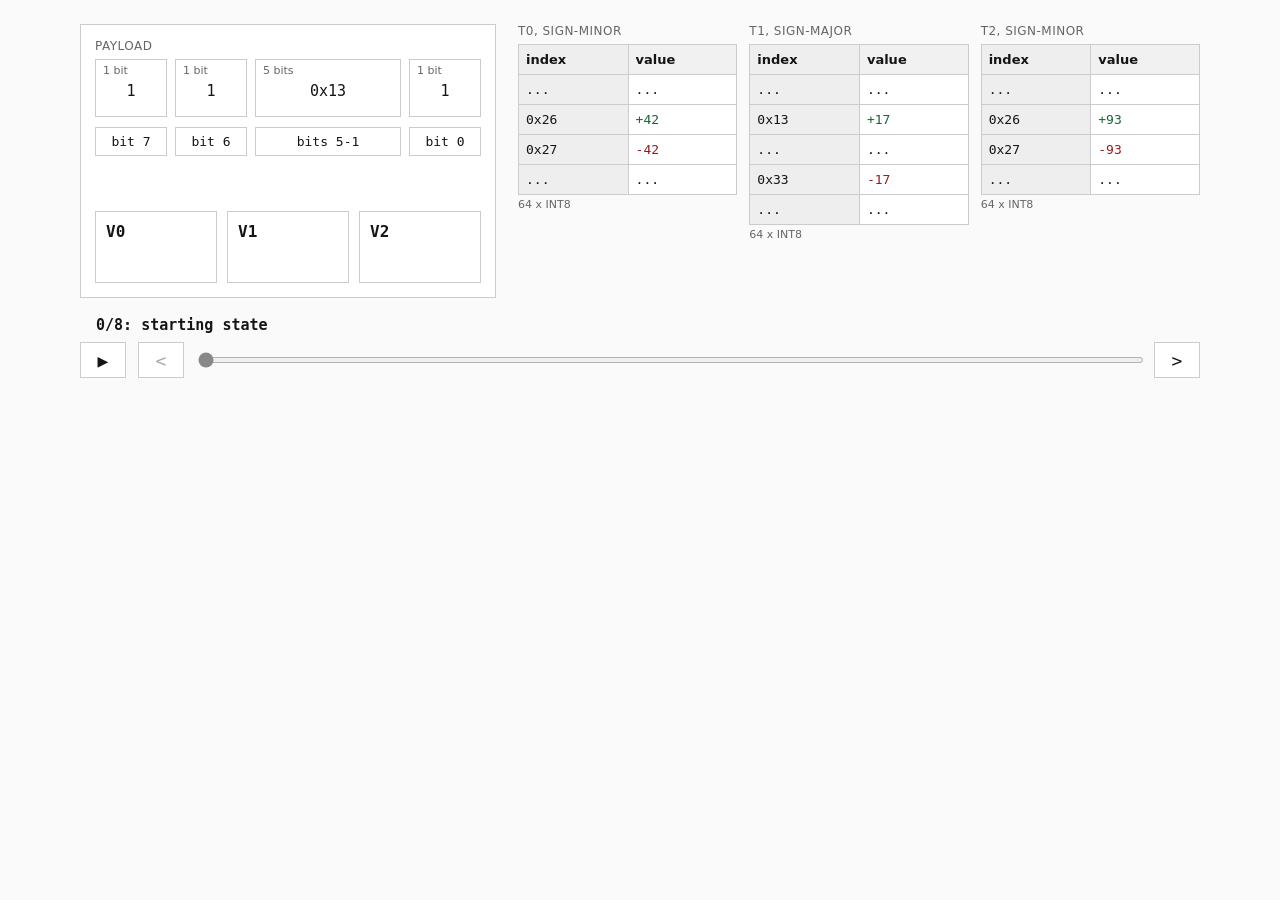
<file: 20260527-ReleaseMaterials/s3d8-decoding-animation.html>
<!doctype html>
<html lang="en">
<head>
  <meta charset="utf-8">
  <meta name="viewport" content="width=device-width, initial-scale=1">
  <title>S3D8 Decode</title>
  <style>
    :root {
      --bg: #fafafa;
      --fg: #151515;
      --muted: #666;
      --line: #ccc;
      --fill: #fff;
      --hot: #fff3bf;
      --index: #dbeafe;
      font-family: ui-sans-serif, system-ui, -apple-system, BlinkMacSystemFont, "Segoe UI", sans-serif;
    }

    * { box-sizing: border-box; }

    body {
      margin: 0;
      color: var(--fg);
      background: var(--bg);
    }

    main {
      width: min(1120px, calc(100vw - 32px));
      margin: 24px auto;
    }

    h1 {
      margin: 0 0 18px;
      font-size: 24px;
      font-weight: 650;
    }

    .stage {
      display: grid;
      grid-template-columns: max-content minmax(420px, 1fr);
      gap: 22px;
      align-items: start;
    }

    .panel {
      width: max-content;
      max-width: 100%;
      border: 1px solid var(--line);
      background: var(--fill);
      padding: 14px;
    }

    .panel.lookup {
      outline: 3px solid #777;
      outline-offset: 4px;
    }

    .payload {
      display: flex;
      gap: 8px;
      align-items: center;
      margin-bottom: 10px;
    }

    .box {
      position: relative;
      min-width: 72px;
      height: 58px;
      padding: 22px 10px 8px;
      border: 1px solid var(--line);
      background: var(--fill);
      text-align: center;
      font-family: ui-monospace, SFMono-Regular, Menlo, Consolas, monospace;
      font-size: 15px;
    }

    .wide { min-width: 146px; }
    .bits {
      position: absolute;
      top: 5px;
      left: 7px;
      color: var(--muted);
      font-family: ui-sans-serif, system-ui, sans-serif;
      font-size: 11px;
      line-height: 1;
    }

    .hot { background: var(--hot); border-color: #d6a400; }
    .payload-masked {
      opacity: 0.35;
      background: #eee;
    }
    .pos { color: #166534; }
    .neg { color: #991b1b; }

    .label {
      margin: 0 0 6px;
      color: var(--muted);
      font-size: 12px;
      text-transform: uppercase;
      letter-spacing: 0.04em;
    }

    .expr {
      margin: 0 0 18px;
      font-family: ui-monospace, SFMono-Regular, Menlo, Consolas, monospace;
      font-size: 15px;
    }

    .op-viz {
      width: max-content;
      margin: 0 0 18px;
      font-family: ui-monospace, SFMono-Regular, Menlo, Consolas, monospace;
      font-size: 13px;
    }

    .op-row,
    .op-under {
      display: grid;
      grid-template-columns: 72px 72px 146px 72px;
      gap: 8px;
    }

    .op-cell,
    .op-result {
      border: 1px solid var(--line);
      padding: 6px 8px;
      text-align: center;
      background: var(--fill);
    }

    .op-result {
      margin-top: 6px;
      min-height: 31px;
      visibility: hidden;
      background: var(--fill);
    }

    .op-cell.grey {
      opacity: 0.35;
      background: #eee;
    }

    .op-result.on {
      visibility: visible;
      background: var(--index);
      border-color: #80a8e8;
    }

    #decoded {
      display: grid;
      grid-template-columns: repeat(3, 1fr);
      gap: 10px;
      width: 386px;
      max-width: 100%;
    }

    .temp {
      min-width: 0;
      border: 1px solid var(--line);
      padding: 10px;
      min-height: 72px;
      background: var(--fill);
    }

    .temp.hot {
      background: var(--hot);
      border-color: #d6a400;
    }

    .temp strong,
    .row code,
    .expr code {
      font-family: ui-monospace, SFMono-Regular, Menlo, Consolas, monospace;
    }

    .temp strong {
      display: block;
      margin-bottom: 6px;
    }

    .value {
      color: var(--muted);
      font-family: ui-monospace, SFMono-Regular, Menlo, Consolas, monospace;
    }

    .tables {
      display: grid;
      grid-template-columns: repeat(3, minmax(0, 1fr));
      gap: 12px;
      align-items: start;
    }

    .table-wrap {
      display: grid;
      gap: 4px;
    }

    .table-size {
      color: var(--muted);
      font-size: 11px;
      line-height: 1;
    }

    table {
      width: 100%;
      border-collapse: collapse;
      font-size: 13px;
      background: var(--fill);
    }

    .table-wrap.lookup {
      outline: 3px solid #777;
      outline-offset: 4px;
    }

    caption {
      padding-bottom: 6px;
      text-align: left;
      color: var(--muted);
      font-size: 12px;
      text-transform: uppercase;
      letter-spacing: 0.04em;
    }

    th,
    td {
      border: 1px solid var(--line);
      height: 30px;
      padding: 4px 7px;
      text-align: left;
      white-space: nowrap;
    }

    th { background: #f1f1f1; font-weight: 600; }
    td { font-family: ui-monospace, SFMono-Regular, Menlo, Consolas, monospace; }
    th:first-child,
    td:first-child {
      background: #eee;
    }
    tr.hot td:first-child {
      background: var(--hot);
    }
    .ellipsis td { color: var(--muted); text-align: center; }

    .controls {
      display: grid;
      grid-template-columns: auto auto 1fr auto;
      gap: 12px;
      align-items: center;
      margin-top: 8px;
    }

    button {
      min-width: 46px;
      min-height: 36px;
      border: 1px solid var(--line);
      background: var(--fill);
      color: var(--fg);
      cursor: pointer;
      font-size: 18px;
      font-family: ui-monospace, SFMono-Regular, Menlo, Consolas, monospace;
    }

    button:disabled {
      color: #aaa;
      cursor: default;
    }

    input[type="range"] {
      width: 100%;
      height: 6px;
      accent-color: #888;
    }

    .step-name {
      margin-top: 18px;
      margin-bottom: 8px;
      margin-left: 16px;
      color: var(--fg);
      font-size: 15px;
      font-weight: 700;
      font-family: ui-monospace, SFMono-Regular, Menlo, Consolas, monospace;
    }

    @media (max-width: 900px) {
      .stage { grid-template-columns: 1fr; }
      .tables { grid-template-columns: 1fr; }
      .payload { flex-wrap: wrap; }
    }
  </style>
</head>
<body>
  <main>
    <section class="stage">
      <div class="panel">
        <p class="label">payload</p>
        <div class="payload" id="payload">
          <div class="box" data-payload="bit7"><span class="bits">1 bit</span>1</div>
          <div class="box" data-payload="bit6"><span class="bits">1 bit</span>1</div>
          <div class="box wide" data-payload="bits5-1"><span class="bits">5 bits</span>0x13</div>
          <div class="box" data-payload="bit0"><span class="bits">1 bit</span>1</div>
        </div>

        <div class="op-viz" aria-hidden="true">
          <div class="op-row">
            <div class="op-cell" data-bit="bit7">bit 7</div>
            <div class="op-cell" data-bit="bit6">bit 6</div>
            <div class="op-cell" data-bit="bits5-1">bits 5-1</div>
            <div class="op-cell" data-bit="bit0">bit 0</div>
          </div>
          <div class="op-under">
            <div class="op-result" id="opResult"></div>
          </div>
        </div>

        <div id="decoded"></div>
      </div>

      <div class="tables">
        <div class="table-wrap" data-table="t0">
          <table>
            <caption>T0, sign-minor</caption>
            <thead><tr><th>index</th><th>value</th></tr></thead>
            <tbody>
              <tr><td>...</td><td>...</td></tr>
              <tr data-row="t0-pos"><td>0x26</td><td class="pos">+42</td></tr>
              <tr data-row="t0-neg"><td>0x27</td><td class="neg">-42</td></tr>
              <tr><td>...</td><td>...</td></tr>
            </tbody>
          </table>
          <div class="table-size">64 x INT8</div>
        </div>

        <div class="table-wrap" data-table="t1">
          <table>
            <caption>T1, sign-major</caption>
            <thead><tr><th>index</th><th>value</th></tr></thead>
            <tbody>
              <tr><td>...</td><td>...</td></tr>
              <tr data-row="t1-pos"><td>0x13</td><td class="pos">+17</td></tr>
              <tr><td>...</td><td>...</td></tr>
              <tr data-row="t1-neg"><td>0x33</td><td class="neg">-17</td></tr>
              <tr><td>...</td><td>...</td></tr>
            </tbody>
          </table>
          <div class="table-size">64 x INT8</div>
        </div>

        <div class="table-wrap" data-table="t2">
          <table>
            <caption>T2, sign-minor</caption>
            <thead><tr><th>index</th><th>value</th></tr></thead>
            <tbody>
              <tr><td>...</td><td>...</td></tr>
              <tr data-row="t2-pos"><td>0x26</td><td class="pos">+93</td></tr>
              <tr data-row="t2-neg"><td>0x27</td><td class="neg">-93</td></tr>
              <tr><td>...</td><td>...</td></tr>
            </tbody>
          </table>
          <div class="table-size">64 x INT8</div>
        </div>
      </div>
    </section>

    <div class="step-name" id="stepName"></div>
    <div class="controls">
      <button id="play" type="button" aria-label="Play">&#9654;</button>
      <button id="back" type="button" aria-label="Previous frame">&lt;</button>
      <input id="progress" type="range" min="0" max="6" value="0" step="1" aria-label="Frame progress">
      <button id="forward" type="button" aria-label="Next frame">&gt;</button>
    </div>
  </main>

  <script>
    const frames = [
      {
        name: "0/8: starting state",
        text: "payload = [1] [1] [0x13] [1]",
        decoded: {}
      },
      {
        name: "1/8: mask I0",
        text: "I0 = pack & 0x3f = 0x27",
        panel: true,
        op: {
          grey: ["bit7", "bit6"],
          payloadGrey: ["bit7", "bit6"],
          result: ["3 / 5", "I0 = 0x27"]
        },
        decoded: {}
      },
      {
        name: "2/8: lookup V0",
        text: "V0 = T0[I0] = T0[0x27]",
        rows: ["t0-neg"],
        table: "t0",
        values: ["V0"],
        op: {
          grey: ["bit7", "bit6"],
          payloadGrey: ["bit7", "bit6"],
          result: ["3 / 5", "I0 = 0x27"]
        },
        decoded: { V0: "-42" }
      },
      {
        name: "3-4/8: shift and mask for I1",
        text: "I1 = (pack >> 1) & 0x3f = 0x33",
        panel: true,
        op: {
          grey: ["bit7", "bit0"],
          payloadGrey: ["bit7", "bit0"],
          result: ["2 / 4", "I1 = 0x33"]
        },
        decoded: { V0: "-42" }
      },
      {
        name: "5/8: lookup V1",
        text: "V1 = T1[I1] = T1[0x33]",
        rows: ["t1-neg"],
        table: "t1",
        values: ["V1"],
        op: {
          grey: ["bit7", "bit0"],
          payloadGrey: ["bit7", "bit0"],
          result: ["2 / 4", "I1 = 0x33"]
        },
        decoded: { V0: "-42", V1: "-17" }
      },
      {
        name: "6-7/8: shift and EOR for I2",
        text: "I2 = I0 ^ (pack >> 7) = 0x26",
        panel: true,
        op: {
          grey: ["bit6"],
          payloadGrey: ["bit6"],
          result: ["1 / 5", "I2 = (X >> 7) EOR I0 = 0x26"]
        },
        decoded: { V0: "-42", V1: "-17" }
      },
      {
        name: "8/8: lookup V2",
        text: "V2 = T2[I2] = T2[0x26]",
        rows: ["t2-pos"],
        table: "t2",
        values: ["V2"],
        op: {
          grey: ["bit6"],
          payloadGrey: ["bit6"],
          result: ["1 / 5", "I2 = 0x26"]
        },
        decoded: { V0: "-42", V1: "-17", V2: "+93" }
      }
    ];

    const progress = document.querySelector("#progress");
    const play = document.querySelector("#play");
    const back = document.querySelector("#back");
    const forward = document.querySelector("#forward");
    const stepName = document.querySelector("#stepName");
    const panel = document.querySelector(".panel");
    const decoded = document.querySelector("#decoded");
    const opResult = document.querySelector("#opResult");

    let frame = 0;
    let timer = null;

    function clearHighlights() {
      document.querySelectorAll(".hot,.lookup,.payload-masked").forEach((el) => {
        el.classList.remove("hot", "lookup", "payload-masked");
      });
    }

    function pause() {
      clearInterval(timer);
      timer = null;
      play.textContent = "\u25b6";
      play.setAttribute("aria-label", "Play");
    }

    function render() {
      const f = frames[frame];
      clearHighlights();
      panel.classList.toggle("lookup", Boolean(f.panel));
      document.querySelectorAll(".op-cell").forEach((el) => el.classList.remove("grey"));
      opResult.classList.remove("on");
      opResult.textContent = "";
      opResult.style.gridColumn = "1 / 2";

      if (f.op) {
        for (const bit of f.op.grey || []) {
          document.querySelector(`[data-bit="${bit}"]`).classList.add("grey");
        }
        for (const bit of f.op.payloadGrey || []) {
          document.querySelector(`[data-payload="${bit}"]`).classList.add("payload-masked");
        }
        if (f.op.result) {
          opResult.style.gridColumn = f.op.result[0];
          opResult.textContent = f.op.result[1];
          opResult.classList.add("on");
        }
      }

      decoded.innerHTML = "";
      for (const name of ["V0", "V1", "V2"]) {
        const card = document.createElement("div");
        card.className = "temp";
        if ((f.values || []).includes(name)) {
          card.classList.add("hot");
        }
        card.innerHTML = `<strong>${name}</strong><span class="value">${f.decoded[name] || ""}</span>`;
        decoded.appendChild(card);
      }

      for (const key of f.rows || []) {
        document.querySelector(`[data-row="${key}"]`).classList.add("hot");
      }
      if (f.table) {
        document.querySelector(`[data-table="${f.table}"]`).classList.add("lookup");
      }

      stepName.textContent = f.name;
      progress.value = frame;
      progress.max = frames.length - 1;
      back.disabled = frame === 0;
      forward.textContent = frame === frames.length - 1 ? "\u21ba" : ">";
      forward.setAttribute(
        "aria-label",
        frame === frames.length - 1 ? "Reset animation" : "Next frame"
      );
    }

    play.addEventListener("click", () => {
      if (timer) {
        pause();
        return;
      }
      play.textContent = "\u25a0";
      play.setAttribute("aria-label", "Pause");
      timer = setInterval(() => {
        frame = frame === frames.length - 1 ? 0 : frame + 1;
        render();
      }, 3000);
    });

    back.addEventListener("click", () => {
      pause();
      frame = Math.max(0, frame - 1);
      render();
    });

    forward.addEventListener("click", () => {
      pause();
      frame = frame === frames.length - 1 ? 0 : frame + 1;
      render();
    });

    progress.addEventListener("input", () => {
      pause();
      frame = Number(progress.value);
      render();
    });

    render();
  </script>
</body>
</html>
</file>
